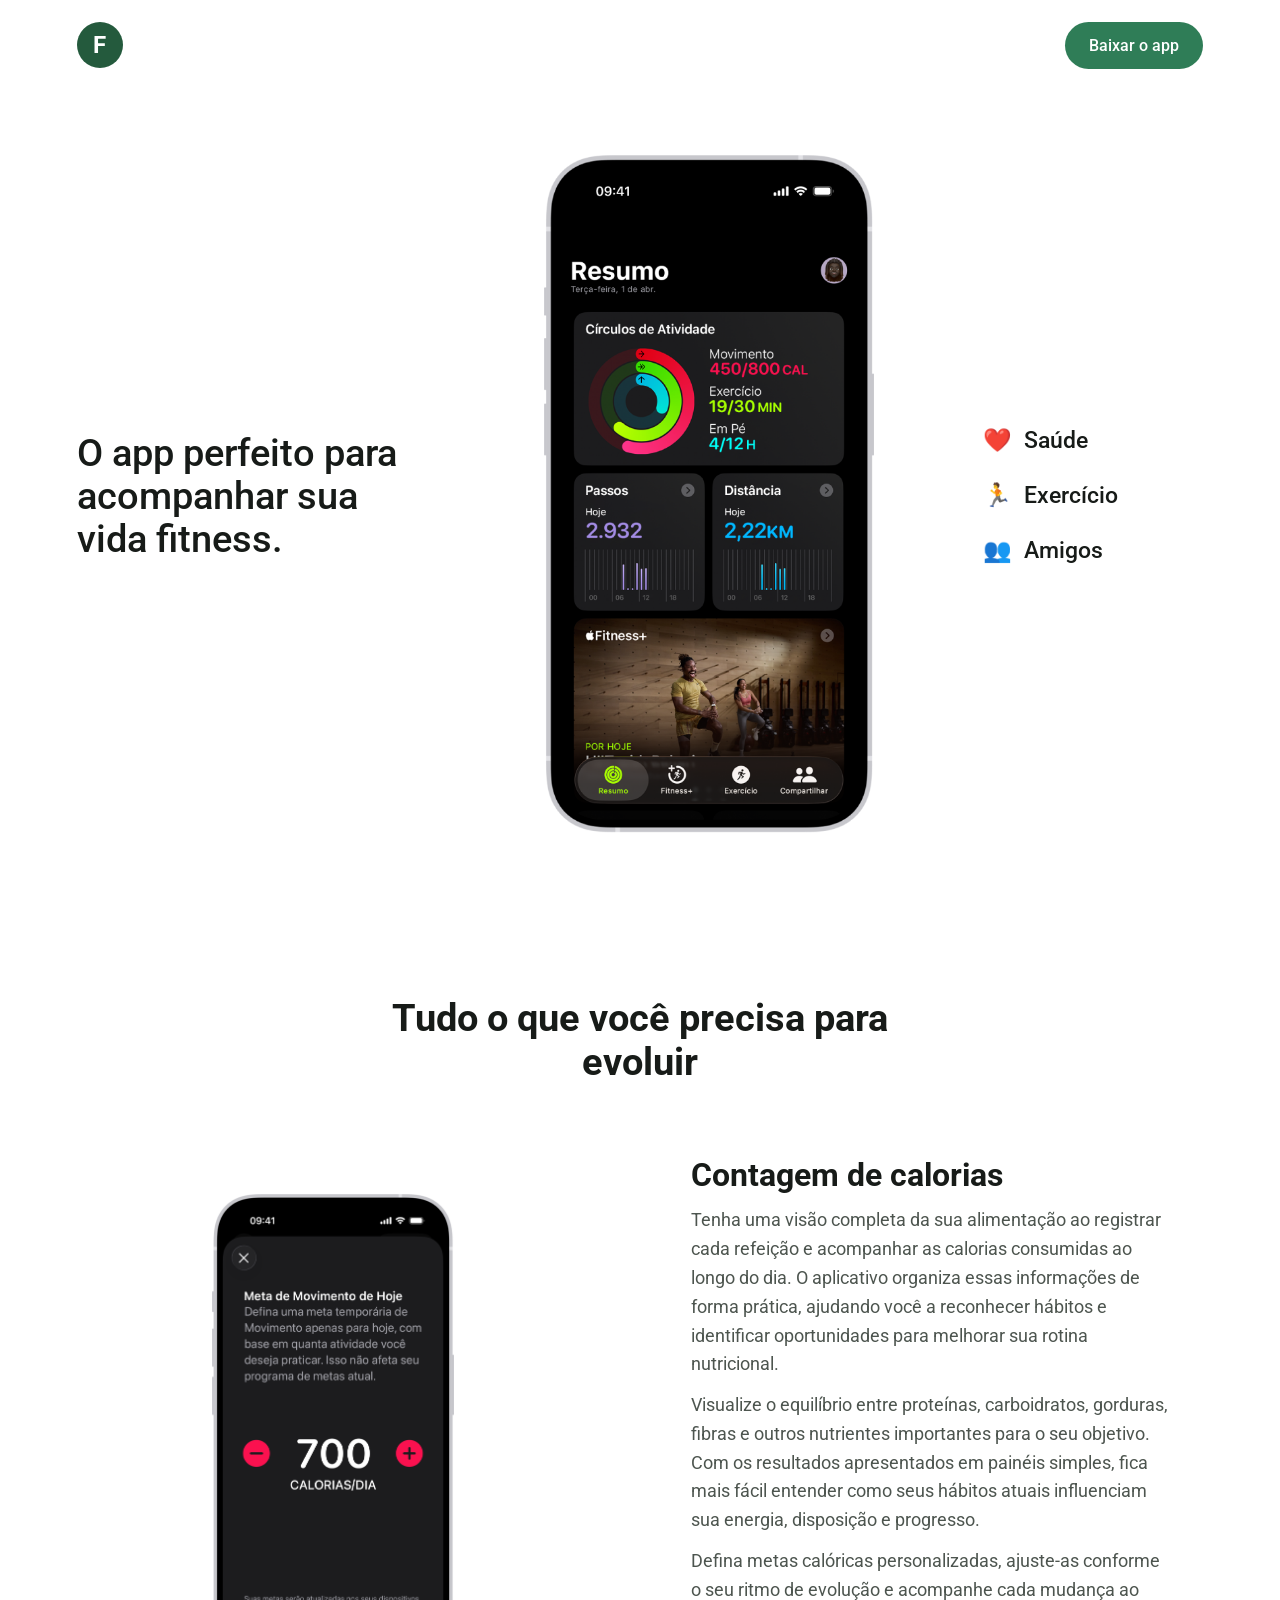
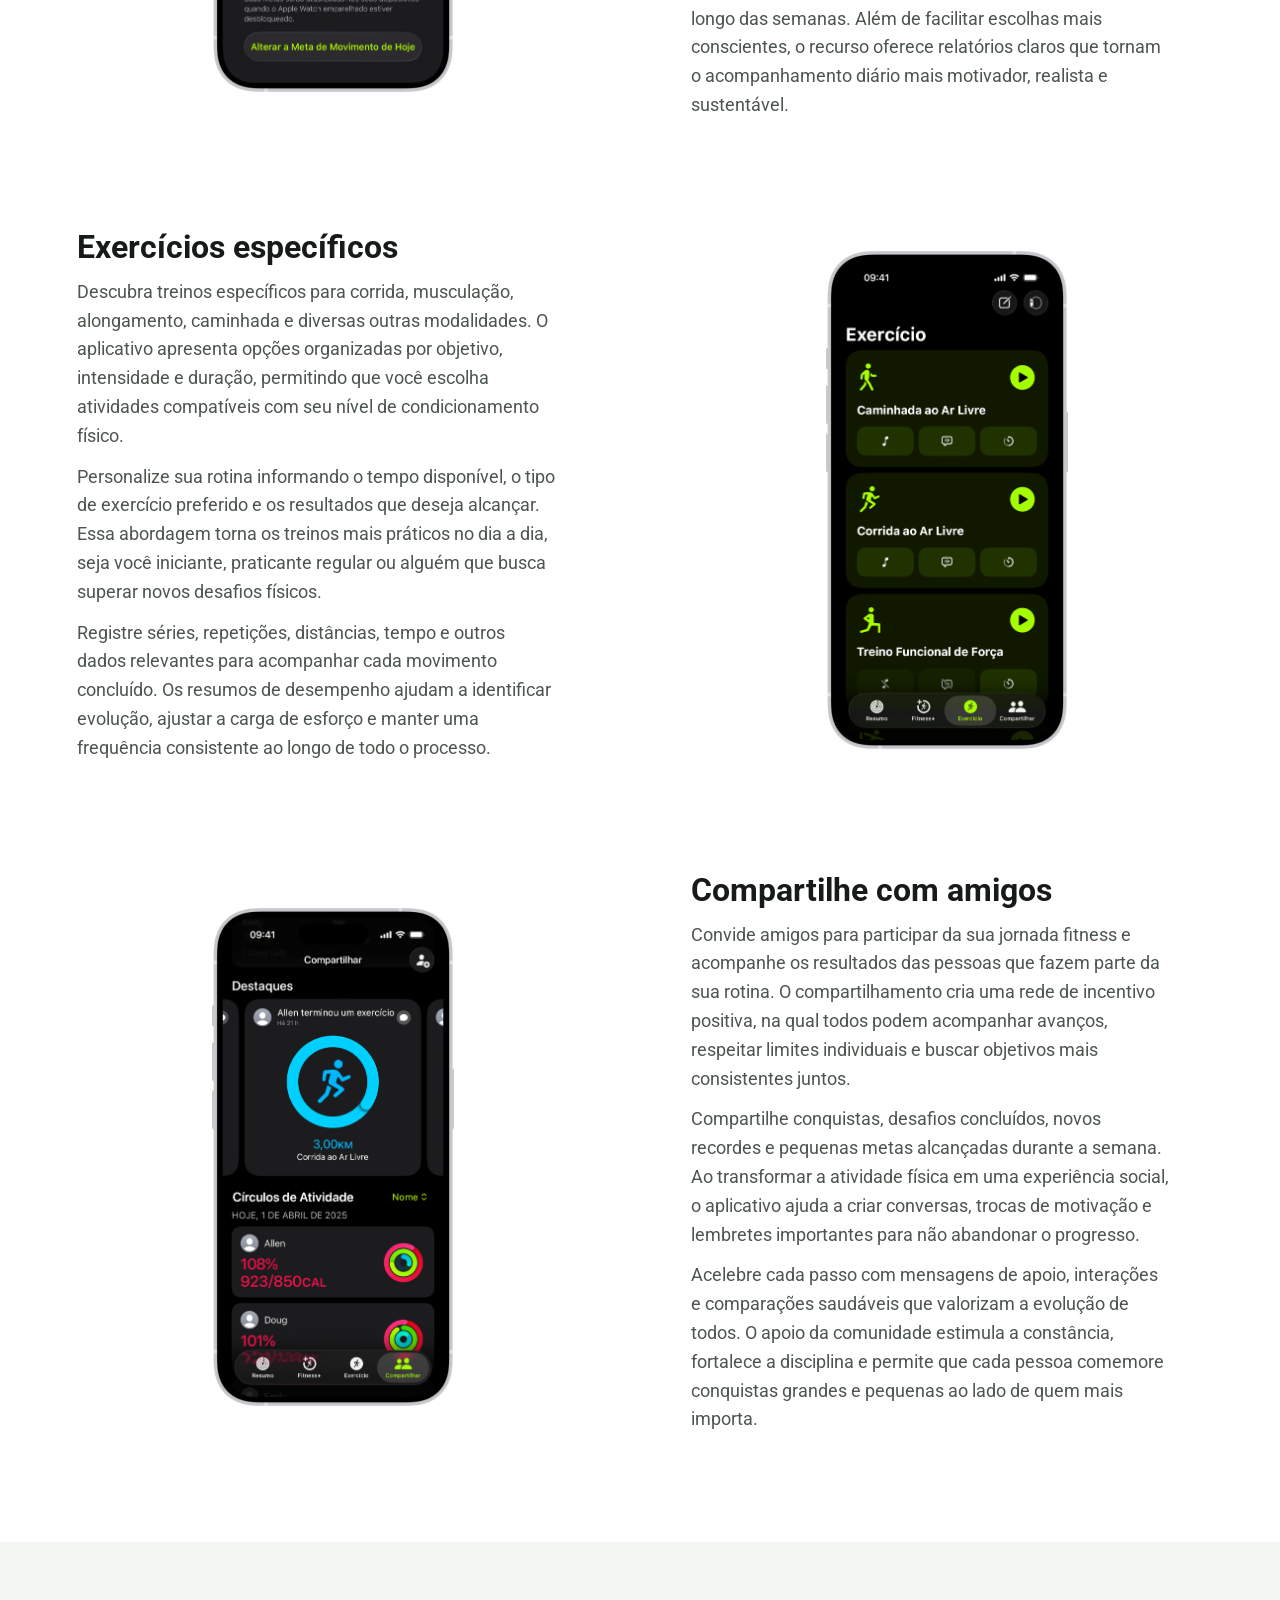
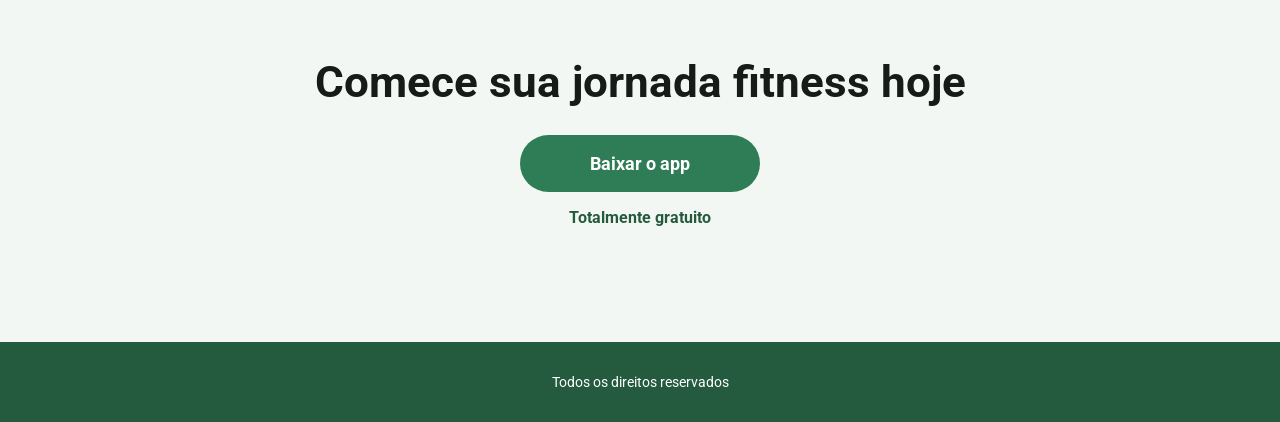
<file: Projeto1/index.html>
<!DOCTYPE html>
<html lang="pt-br">
<head>
    <meta charset="UTF-8">
    <meta name="viewport" content="width=device-width, initial-scale=1.0">
    <title>Fitness App</title>
    <link rel="stylesheet" href="style.css">
    <link rel="preconnect" href="https://fonts.googleapis.com">
    <link rel="preconnect" href="https://fonts.gstatic.com" crossorigin>
    <link href="https://fonts.googleapis.com/css2?family=Roboto:wght@400;500;700&display=swap" rel="stylesheet">
</head>
<body>
    <header class="header">
        <a class="brand" href="#" aria-label="Página inicial Fitness">
            <span class="brand__logo" aria-hidden="true">F</span>
        </a>

        <a class="download-button" href="#download">Baixar o app</a>
    </header>

    <main>
        <section class="hero" aria-labelledby="hero-title">
            <div class="hero__headline">
                <h1 id="hero-title">O app perfeito para acompanhar sua vida fitness.</h1>
            </div>

            <div class="hero__visual">
                <img src="images/print_1.png" alt="Tela do aplicativo Fitness mostrando resumo de atividades">
            </div>

            <ul class="hero__features" aria-label="Principais benefícios">
                <li>❤️ <span>Saúde</span></li>
                <li>🏃 <span>Exercício</span></li>
                <li>👥 <span>Amigos</span></li>
            </ul>
        </section>

        <section class="features" aria-labelledby="features-title">
            <h2 id="features-title" class="features__title">Tudo o que você precisa para evoluir</h2>

            <article class="feature">
                <div class="feature__visual">
                    <img src="images/print_2.png" alt="Tela do aplicativo mostrando contagem de calorias">
                </div>
                <div class="feature__content">
                    <h3>Contagem de calorias</h3>
                    <p>Tenha uma visão completa da sua alimentação ao registrar cada refeição e acompanhar as calorias consumidas ao longo do dia. O aplicativo organiza essas informações de forma prática, ajudando você a reconhecer hábitos e identificar oportunidades para melhorar sua rotina nutricional.</p>
                    <p>Visualize o equilíbrio entre proteínas, carboidratos, gorduras, fibras e outros nutrientes importantes para o seu objetivo. Com os resultados apresentados em painéis simples, fica mais fácil entender como seus hábitos atuais influenciam sua energia, disposição e progresso.</p>
                    <p>Defina metas calóricas personalizadas, ajuste-as conforme o seu ritmo de evolução e acompanhe cada mudança ao longo das semanas. Além de facilitar escolhas mais conscientes, o recurso oferece relatórios claros que tornam o acompanhamento diário mais motivador, realista e sustentável.</p>
                </div>
            </article>

            <article class="feature feature--reverse">
                <div class="feature__visual">
                    <img src="images/print_3.png" alt="Tela do aplicativo mostrando exercícios de corrida e musculação">
                </div>
                <div class="feature__content">
                    <h3>Exercícios específicos</h3>
                    <p>Descubra treinos específicos para corrida, musculação, alongamento, caminhada e diversas outras modalidades. O aplicativo apresenta opções organizadas por objetivo, intensidade e duração, permitindo que você escolha atividades compatíveis com seu nível de condicionamento físico.</p>
                    <p>Personalize sua rotina informando o tempo disponível, o tipo de exercício preferido e os resultados que deseja alcançar. Essa abordagem torna os treinos mais práticos no dia a dia, seja você iniciante, praticante regular ou alguém que busca superar novos desafios físicos.</p>
                    <p>Registre séries, repetições, distâncias, tempo e outros dados relevantes para acompanhar cada movimento concluído. Os resumos de desempenho ajudam a identificar evolução, ajustar a carga de esforço e manter uma frequência consistente ao longo de todo o processo.</p>
                </div>
            </article>

            <article class="feature">
                <div class="feature__visual">
                    <img src="images/print_4.png" alt="Tela do aplicativo mostrando compartilhamento com amigos">
                </div>
                <div class="feature__content">
                    <h3>Compartilhe com amigos</h3>
                    <p>Convide amigos para participar da sua jornada fitness e acompanhe os resultados das pessoas que fazem parte da sua rotina. O compartilhamento cria uma rede de incentivo positiva, na qual todos podem acompanhar avanços, respeitar limites individuais e buscar objetivos mais consistentes juntos.</p>
                    <p>Compartilhe conquistas, desafios concluídos, novos recordes e pequenas metas alcançadas durante a semana. Ao transformar a atividade física em uma experiência social, o aplicativo ajuda a criar conversas, trocas de motivação e lembretes importantes para não abandonar o progresso.</p>
                    <p>Acelebre cada passo com mensagens de apoio, interações e comparações saudáveis que valorizam a evolução de todos. O apoio da comunidade estimula a constância, fortalece a disciplina e permite que cada pessoa comemore conquistas grandes e pequenas ao lado de quem mais importa.</p>
                </div>
            </article>
        </section>

        <section class="cta" id="download" aria-labelledby="cta-title">
            <h2 id="cta-title">Comece sua jornada fitness hoje</h2>
            <a class="cta__button" href="#">Baixar o app</a>
            <p>Totalmente gratuito</p>
        </section>
    </main>

    <footer class="footer">
        <p>Todos os direitos reservados</p>
    </footer>
</body>
</html>
</file>
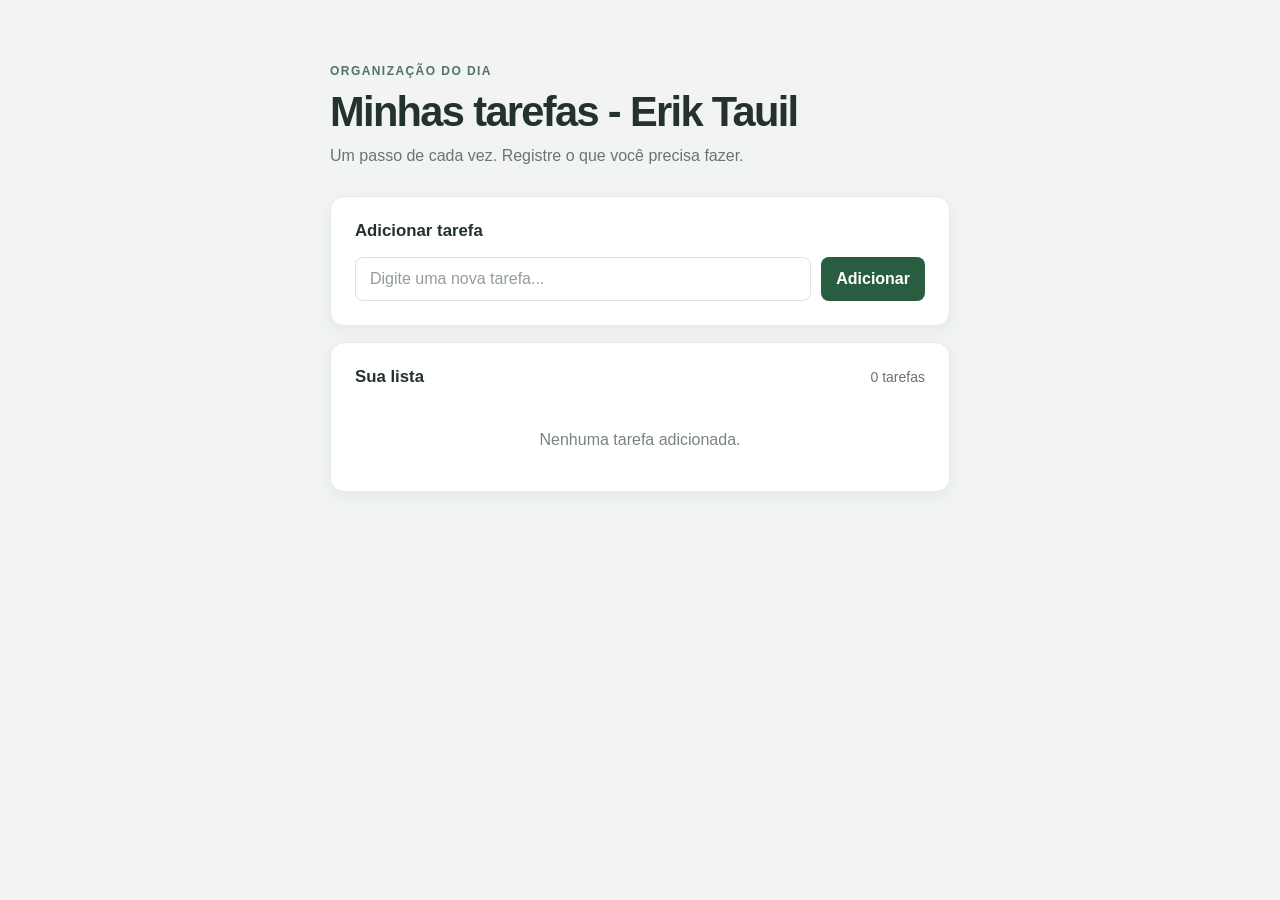
<file: Projeto_Gerenciador_Tarefas/index.html>
<!DOCTYPE html>
<html lang="pt-BR">
<head>
    <meta charset="UTF-8">
    <meta name="viewport" content="width=device-width, initial-scale=1.0">
    <meta name="description" content="Organize suas tarefas em uma lista simples e prática.">
    <title>Minhas tarefas</title>
    <link rel="stylesheet" href="assets/style.css">
    <script src="assets/script.js" defer></script>
</head>
<body>
    <main class="app">
        <header class="page-header">
            <p class="eyebrow">ORGANIZAÇÃO DO DIA</p>
            <h1>Minhas tarefas - Erik Tauil</h1>
            <p class="page-description">Um passo de cada vez. Registre o que você precisa fazer.</p>
        </header>

        <section class="card" aria-labelledby="add-task-title">
            <h2 id="add-task-title">Adicionar tarefa</h2>
            <form id="task-form" class="task-form">
                <label class="visually-hidden" for="task-input">Nova tarefa</label>
                <input
                    id="task-input"
                    name="task"
                    type="text"
                    maxlength="160"
                    placeholder="Digite uma nova tarefa..."
                    autocomplete="off"
                    required
                >
                <button class="button button-primary" type="submit">Adicionar</button>
            </form>
        </section>

        <section class="card task-card" aria-labelledby="task-list-title">
            <div class="list-heading">
                <h2 id="task-list-title">Sua lista</h2>
                <span id="task-count" class="task-count">0 tarefas</span>
            </div>
            <ul id="task-list" class="task-list" aria-live="polite"></ul>
        </section>
    </main>
</body>
</html>
</file>
<file: Projeto1/style.css>
* {
    box-sizing: border-box;
}

:root {
    --green-dark: #245a3d;
    --green: #2f7d57;
    --text: #171b18;
    --white: #ffffff;
}

body {
    margin: 0;
    font-family: "Roboto", Arial, sans-serif;
    color: var(--text);
    background-color: var(--white);
}

.header {
    width: 100%;
    max-width: 1440px;
    min-height: 64px;
    height: 10vh;
    margin-inline: auto;
    padding-inline: 20px;
    display: flex;
    align-items: center;
    justify-content: space-between;
    background-color: var(--white);
}

.brand {
    display: flex;
    align-items: center;
    text-decoration: none;
}

.brand__logo {
    width: 42px;
    height: 42px;
    display: flex;
    align-items: center;
    justify-content: center;
    border-radius: 50%;
    background-color: var(--green-dark);
    color: var(--white);
    font-size: 24px;
    font-weight: 700;
}

.download-button {
    min-width: 112px;
    padding: 12px 18px;
    border-radius: 999px;
    display: inline-flex;
    align-items: center;
    justify-content: center;
    background-color: var(--green);
    color: var(--white);
    font-weight: 500;
    text-decoration: none;
}

.hero {
    width: 100%;
    max-width: 1440px;
    min-height: calc(90vh - 64px);
    margin-inline: auto;
    padding: 48px 20px;
    display: flex;
    flex-direction: column;
    align-items: center;
    justify-content: center;
    gap: 32px;
    overflow: hidden;
}

.hero__headline {
    text-align: center;
}

.hero__headline h1 {
    max-width: 420px;
    margin: 0;
    font-size: clamp(28px, 7vw, 40px);
    line-height: 1.12;
    font-weight: 500;
}

.hero__visual {
    width: 100%;
    display: flex;
    align-items: center;
    justify-content: center;
}

.hero__visual img {
    width: auto;
    height: min(52vh, 480px);
    max-width: 100%;
    object-fit: contain;
    border-radius: 36px;
}

.hero__features {
    width: 100%;
    margin: 0;
    padding: 0;
    display: flex;
    flex-direction: row;
    justify-content: center;
    flex-wrap: wrap;
    gap: 16px;
    list-style: none;
}

.hero__features li {
    display: flex;
    align-items: center;
    gap: 8px;
    font-size: 18px;
    font-weight: 500;
}

.features {
    width: 100%;
    max-width: 1440px;
    margin-inline: auto;
    padding: 64px 20px;
}

.features__title {
    max-width: 520px;
    margin: 0 auto 48px;
    text-align: center;
    font-size: clamp(28px, 7vw, 40px);
    line-height: 1.15;
}

.feature {
    display: flex;
    flex-direction: column;
    align-items: center;
    gap: 24px;
    margin-bottom: 64px;
}

.feature:last-child {
    margin-bottom: 0;
}

.feature__visual {
    width: 100%;
    display: flex;
    justify-content: center;
}

.feature__visual img {
    width: auto;
    max-width: 100%;
    height: min(50vh, 500px);
    object-fit: contain;
    border-radius: 32px;
}

.feature__content {
    width: 100%;
    text-align: center;
}

.feature__content h3 {
    margin: 0 0 12px;
    font-size: 26px;
}

.feature__content p {
    max-width: 440px;
    margin: 0 auto 12px;
    color: #4d554f;
    line-height: 1.6;
}

.cta {
    min-height: 320px;
    padding: 64px 20px;
    display: flex;
    flex-direction: column;
    align-items: center;
    justify-content: center;
    text-align: center;
    background-color: #f3f7f4;
}

.cta h2 {
    margin: 0 0 28px;
    font-size: clamp(28px, 8vw, 44px);
    line-height: 1.15;
}

.cta__button {
    min-width: 200px;
    padding: 16px 28px;
    border-radius: 999px;
    display: inline-flex;
    align-items: center;
    justify-content: center;
    background-color: var(--green);
    color: var(--white);
    font-size: 18px;
    font-weight: 700;
    text-decoration: none;
}

.cta p {
    margin: 16px 0 0;
    color: var(--green-dark);
    font-weight: 700;
}

.footer {
    min-height: 72px;
    padding: 20px;
    display: flex;
    align-items: center;
    justify-content: center;
    background-color: var(--green-dark);
    color: var(--white);
}

.footer p {
    margin: 0;
    font-size: 14px;
}

@media (width > 900px) {
    .header {
        min-height: 72px;
        padding-inline: clamp(24px, 6vw, 96px);
    }

    .brand__logo {
        width: 46px;
        height: 46px;
    }

    .download-button {
        min-width: 128px;
        padding: 14px 24px;
    }

    .hero {
        height: 90vh;
        min-height: 620px;
        padding: 24px clamp(24px, 6vw, 96px);
        flex-direction: row;
        align-items: center;
        justify-content: space-between;
        gap: clamp(24px, 4vw, 64px);
    }

    .hero__headline {
        flex: 1 1 0;
        text-align: left;
    }

    .hero__headline h1 {
        max-width: 420px;
        font-size: clamp(28px, 3vw, 48px);
    }

    .hero__visual {
        flex: 1.25 1 0;
        height: 100%;
    }

    .hero__visual img {
        height: min(82vh, 680px);
    }

    .hero__features {
        flex: 0 1 220px;
        width: auto;
        flex-direction: column;
        flex-wrap: nowrap;
        gap: 28px;
    }

    .hero__features li {
        gap: 12px;
        font-size: clamp(18px, 1.8vw, 26px);
    }

    .features {
        padding: 96px clamp(24px, 6vw, 96px);
    }

    .features__title {
        margin-bottom: 72px;
        font-size: clamp(32px, 3vw, 48px);
    }

    .feature {
        min-height: 520px;
        margin-bottom: 96px;
        flex-direction: row;
        justify-content: space-between;
        gap: clamp(48px, 8vw, 120px);
    }

    .feature--reverse {
        flex-direction: row-reverse;
    }

    .feature__visual,
    .feature__content {
        flex: 1 1 0;
    }

    .feature__visual img {
        height: min(60vh, 500px);
    }

    .feature__content {
        text-align: left;
    }

    .feature__content h3 {
        font-size: clamp(28px, 2.5vw, 40px);
    }

    .feature__content p {
        max-width: 480px;
        margin: 0 0 12px;
        font-size: 18px;
    }

    .cta {
        min-height: 400px;
    }

    .cta__button {
        min-width: 240px;
        padding: 18px 32px;
    }

    .footer {
        min-height: 80px;
    }
}
</file>
<file: Projeto_Gerenciador_Tarefas/assets/style.css>
:root {
    color-scheme: light;
    font-family: Arial, Helvetica, sans-serif;
    color: #23332c;
    background: #f1f4f2;
    font-synthesis: none;
    text-rendering: optimizeLegibility;
    -webkit-font-smoothing: antialiased;
    -moz-osx-font-smoothing: grayscale;
}

* {
    box-sizing: border-box;
}

body {
    min-width: 320px;
    min-height: 100vh;
    margin: 0;
    padding: 64px 20px;
}

button,
input {
    font: inherit;
}

.app {
    width: min(100%, 620px);
    margin: 0 auto;
}

.page-header {
    margin-bottom: 28px;
}

.eyebrow {
    margin: 0 0 10px;
    color: #527362;
    font-size: 0.75rem;
    font-weight: 700;
    letter-spacing: 0.12em;
}

h1,
h2,
p {
    margin-top: 0;
}

h1 {
    margin-bottom: 8px;
    font-size: clamp(2rem, 6vw, 2.6rem);
    letter-spacing: -0.04em;
}

.page-description {
    margin-bottom: 0;
    color: #68766f;
    line-height: 1.5;
}

.card {
    padding: 24px;
    border: 1px solid #e6ebe7;
    border-radius: 14px;
    background: #fff;
    box-shadow: 0 5px 18px rgb(30 55 42 / 5%);
}

.card + .card {
    margin-top: 16px;
}

.card h2 {
    margin-bottom: 16px;
    font-size: 1.05rem;
}

.task-form {
    display: flex;
    gap: 10px;
}

.task-form input {
    min-width: 0;
    flex: 1;
    padding: 12px 14px;
    border: 1px solid #dce4de;
    border-radius: 8px;
    color: #23332c;
    outline: none;
}

.task-form input::placeholder {
    color: #929e97;
}

.task-form input:focus {
    border-color: #37684e;
    box-shadow: 0 0 0 3px rgb(55 104 78 / 14%);
}

.button {
    min-height: 44px;
    padding: 10px 15px;
    border: 0;
    border-radius: 8px;
    cursor: pointer;
    font-weight: 700;
    transition: background-color 140ms ease, transform 140ms ease;
}

.button:hover {
    transform: translateY(-1px);
}

.button:focus-visible {
    outline: 3px solid #9ab9a5;
    outline-offset: 2px;
}

.button-primary,
.button-delete {
    background: #285d40;
    color: #fff;
}

.button-primary:hover,
.button-delete:hover {
    background: #1e4932;
}

.task-card {
    min-height: 150px;
}

.list-heading {
    display: flex;
    align-items: center;
    justify-content: space-between;
    gap: 12px;
}

.list-heading h2 {
    margin-bottom: 0;
}

.task-count {
    color: #68766f;
    font-size: 0.875rem;
}

.task-list {
    display: grid;
    gap: 10px;
    margin: 18px 0 0;
    padding: 0;
    list-style: none;
}

.task-item {
    display: flex;
    align-items: center;
    justify-content: space-between;
    gap: 16px;
    padding: 12px;
    border: 1px solid #edf0ed;
    border-radius: 9px;
}

.task-text {
    min-width: 0;
    overflow-wrap: anywhere;
    line-height: 1.45;
}

.task-text.is-completed {
    color: #849088;
    text-decoration: line-through;
}

.task-actions {
    display: flex;
    flex-shrink: 0;
    gap: 8px;
}

.task-actions .button {
    min-height: 36px;
    padding: 8px 10px;
    font-size: 0.875rem;
}

.empty-state {
    padding: 26px 8px 12px;
    color: #78857d;
    text-align: center;
}

.visually-hidden {
    position: absolute;
    width: 1px;
    height: 1px;
    overflow: hidden;
    clip: rect(0, 0, 0, 0);
    white-space: nowrap;
    clip-path: inset(50%);
}

@media (max-width: 480px) {
    body {
        padding: 40px 16px;
    }

    .card {
        padding: 20px;
    }

    .task-form {
        flex-direction: column;
    }

    .task-item {
        align-items: flex-start;
        flex-direction: column;
        gap: 10px;
    }

    .task-actions {
        align-self: flex-end;
    }
}
</file>
